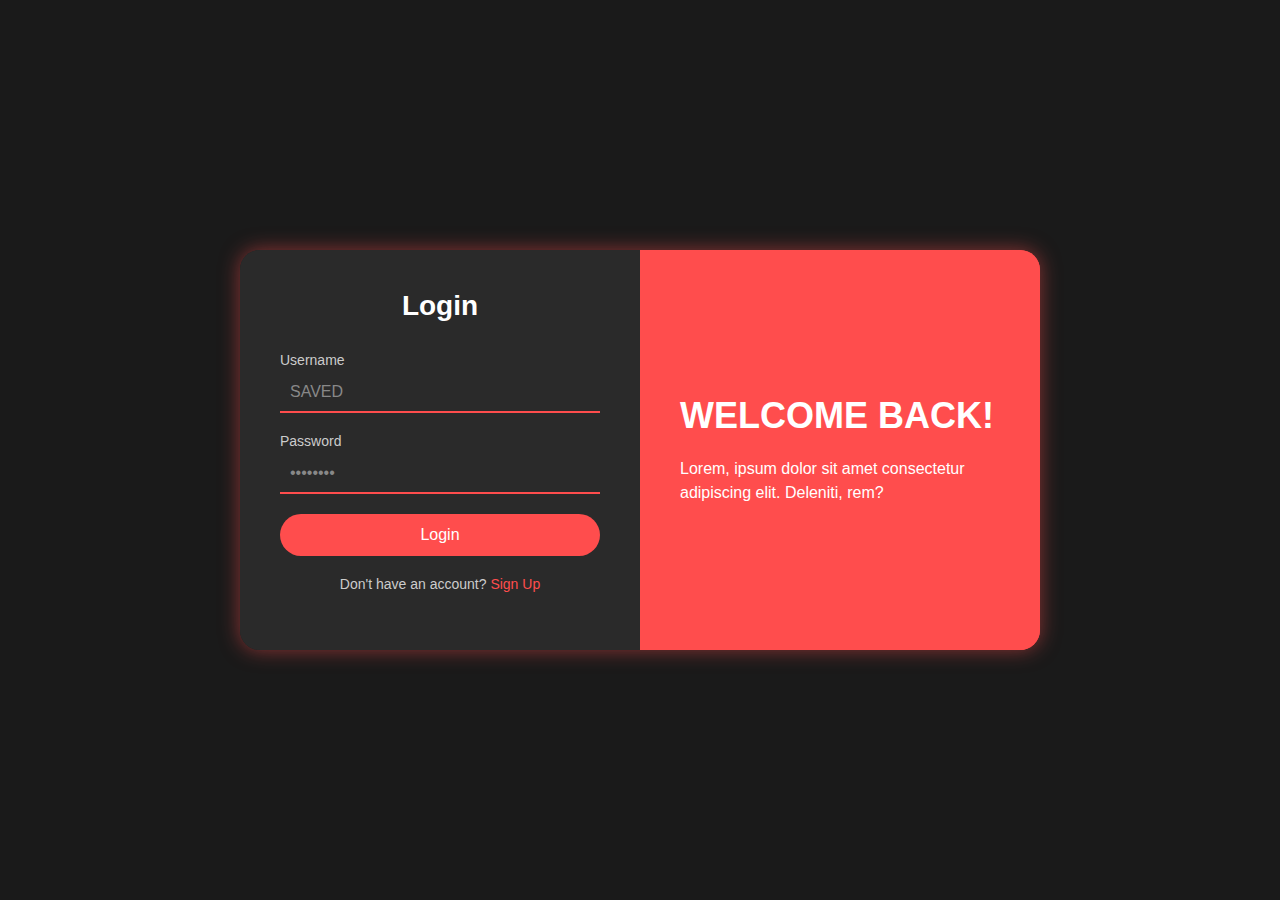
<file: login page/index.html>
<!DOCTYPE html>
<html lang="en">
  <head>
    <meta charset="UTF-8" />
    <meta name="viewport" content="width=device-width, initial-scale=1.0" />
    <title>Login Page</title>
    <link rel="stylesheet" href="styles.css" />
  </head>
  <body>
    <div class="container">
      <div class="login-section">
        <h2>Login</h2>
        <form>
          <div class="input-group">
            <label for="username">Username</label>
            <input type="text" id="username" placeholder="SAVED" required />
          </div>
          <div class="input-group">
            <label for="password">Password</label>
            <input
              type="password"
              id="password"
              placeholder="••••••••"
              required
            />
          </div>
          <button type="submit" class="login-btn">Login</button>
        </form>
        <p class="signup-link">
          Don't have an account? <a href="#">Sign Up</a>
        </p>
      </div>
      <div class="welcome-section">
        <h1>WELCOME BACK!</h1>
        <p>
          Lorem, ipsum dolor sit amet consectetur adipiscing elit. Deleniti,
          rem?
        </p>
      </div>
    </div>
  </body>
</html>
</file>
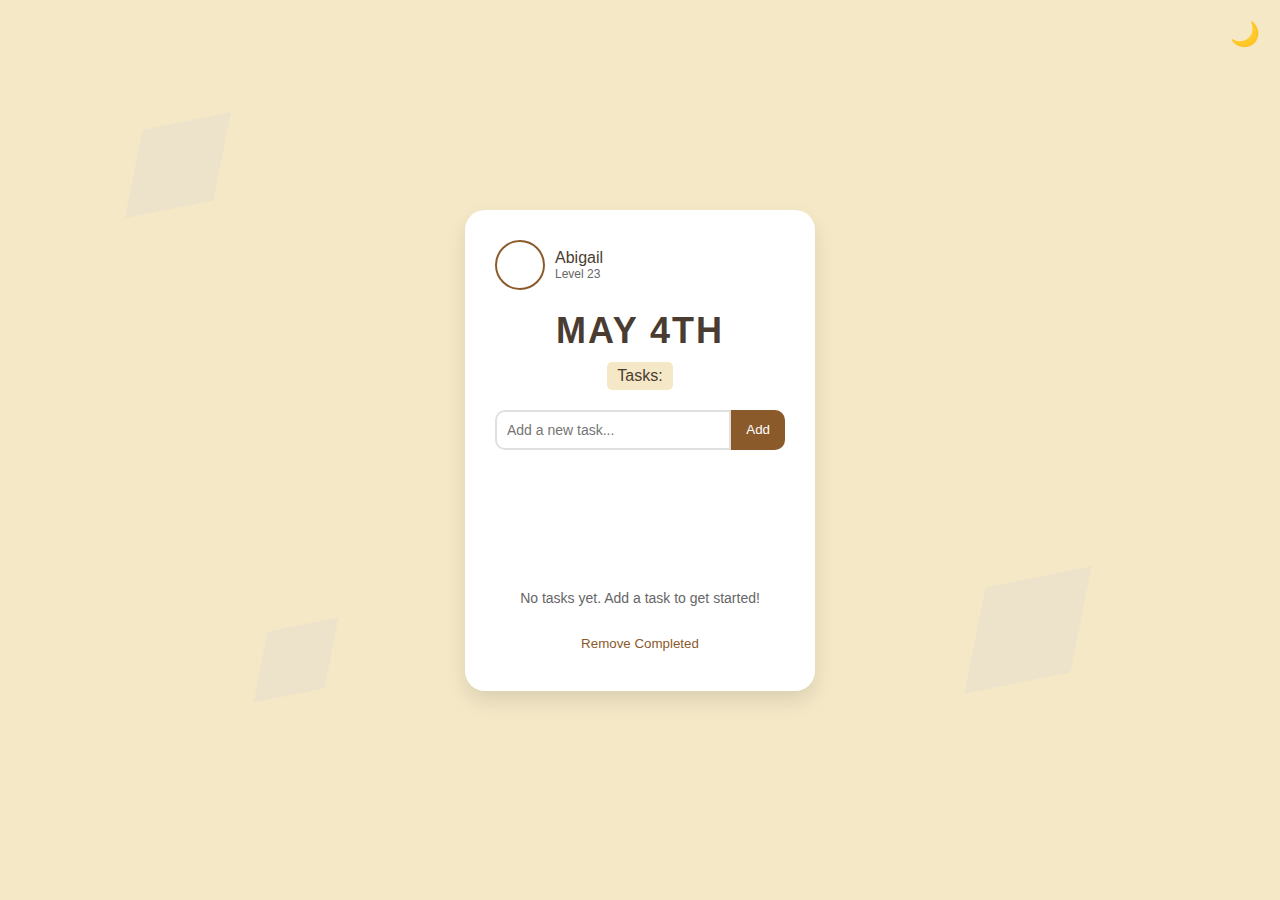
<file: to-do list/index.html>
<!DOCTYPE html>
<html lang="en">
<head>
    <meta charset="UTF-8">
    <meta name="viewport" content="width=device-width, initial-scale=1.0">
    <title>To-Do List UI with Character</title>
    <link rel="stylesheet" href="style.css">
    <script>
        document.addEventListener('DOMContentLoaded', () => {
            const taskList = document.querySelector('.task-list');
            const taskInput = document.querySelector('.task-input input');
            const addButton = document.querySelector('.task-input button');
            const removeButton = document.querySelector('.remove-btn');
            const modeToggle = document.querySelector('.mode-toggle');
            const placeholder = document.querySelector('.placeholder');

            function updatePlaceholder() {
                placeholder.style.display = taskList.children.length === 0 ? 'block' : 'none';
            }

            addButton.addEventListener('click', () => {
                if (taskInput.value.trim()) {
                    const li = document.createElement('li');
                    li.className = 'task-item';
                    li.innerHTML = `
                        <input type="checkbox">
                        <span>${taskInput.value}</span>
                        <div class="dots">⋮</div>
                    `;
                    taskList.appendChild(li);
                    taskInput.value = '';

                    li.querySelector('input[type="checkbox"]').addEventListener('change', (e) => {
                        li.classList.toggle('completed', e.target.checked);
                    });

                    updatePlaceholder();
                }
            });

            removeButton.addEventListener('click', () => {
                const completedTasks = taskList.querySelectorAll('.task-item.completed');
                completedTasks.forEach(task => task.remove());
                updatePlaceholder();
            });

            modeToggle.addEventListener('click', () => {
                document.body.classList.toggle('dark-mode');
            });

            updatePlaceholder();
        });
    </script>
</head>
<body>
    <div class="container">
        <div class="profile-header">
            <div class="profile-pic" style="background-image: url('https://via.placeholder.com/50?text=Character');"></div>
            <div class="profile-info">
                <h2>Abigail</h2>
                <p>Level 23</p>
            </div>
        </div>
        <div class="header">
            <div class="date">May 4th</div>
            <div class="tasks-label">Tasks:</div>
        </div>
        <div class="task-input">
            <input type="text" placeholder="Add a new task...">
            <button>Add</button>
        </div>
        <ul class="task-list"></ul>
        <div class="placeholder">No tasks yet. Add a task to get started!</div>
        <button class="remove-btn">Remove Completed</button>
    </div>
    <div class="leaf leaf1"></div>
    <div class="leaf leaf2"></div>
    <div class="leaf leaf3"></div>
    <button class="mode-toggle">🌙</button>
</body>
</html>
</file>
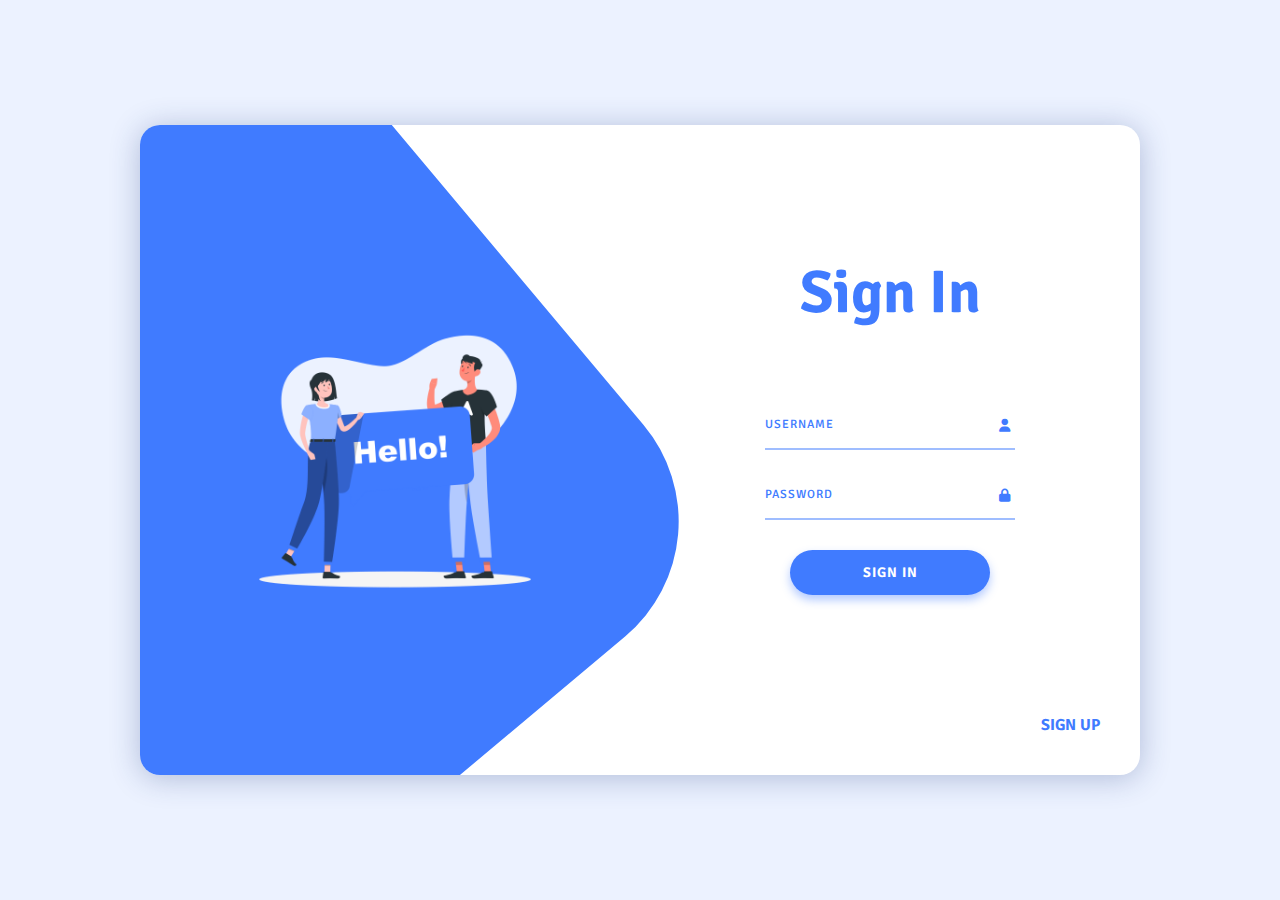
<file: 004 - Sign In - Sign Up Form with Illustrations/Final/index.html>
<!DOCTYPE html>
<html lang="en">
  <head>
    <meta charset="UTF-8" />
    <meta http-equiv="X-UA-Compatible" content="IE=edge" />
    <meta name="viewport" content="width=device-width, initial-scale=1.0" />
    <title>Sign Up - Sign In Forms</title>
    <link rel="stylesheet" href="style.css" />
    <link
      rel="stylesheet"
      href="https://cdnjs.cloudflare.com/ajax/libs/font-awesome/6.4.0/css/all.min.css"
    />
    <link rel="preconnect" href="https://fonts.googleapis.com" />
    <link rel="preconnect" href="https://fonts.gstatic.com" crossorigin />
    <link
      href="https://fonts.googleapis.com/css2?family=Signika+Negative:wght@300;400;500;600;700&display=swap"
      rel="stylesheet"
    />
  </head>
  <body>
    <div class="container">
      <div class="form-wrapper">
        <img src="images/img1.png" class="img-left" />
        <img src="images/img2.png" class="img-right" />
        <div class="form-wrapper-bg"></div>
        <div class="form-wrapper-left">
          <h1>Sign Up</h1>
          <form class="form-signup">
            <div class="input-group">
              <input type="text" placeholder="Username" />
              <i class="fa-solid fa-user"></i>
            </div>
            <div class="input-group">
              <input type="email" placeholder="Email" />
              <i class="fa-solid fa-envelope"></i>
            </div>
            <div class="input-group">
              <input type="password" placeholder="Password" />
              <i class="fa-solid fa-lock"></i>
            </div>
            <button class="form-btn" type="button">Sign Up</button>
          </form>
          <a href="#" class="signin-link">Sign In</a>
        </div>
        <div class="form-wrapper-right">
          <h1>Sign In</h1>
          <form class="form-signin">
            <div class="input-group">
              <input type="text" placeholder="Username" />
              <i class="fa-solid fa-user"></i>
            </div>
            <div class="input-group">
              <input type="password" placeholder="Password" />
              <i class="fa-solid fa-lock"></i>
            </div>
            <button class="form-btn" type="button">Sign In</button>
          </form>
          <a href="#" class="signup-link">Sign Up</a>
        </div>
      </div>
    </div>
    <script src="script.js"></script>
  </body>
</html>
</file>
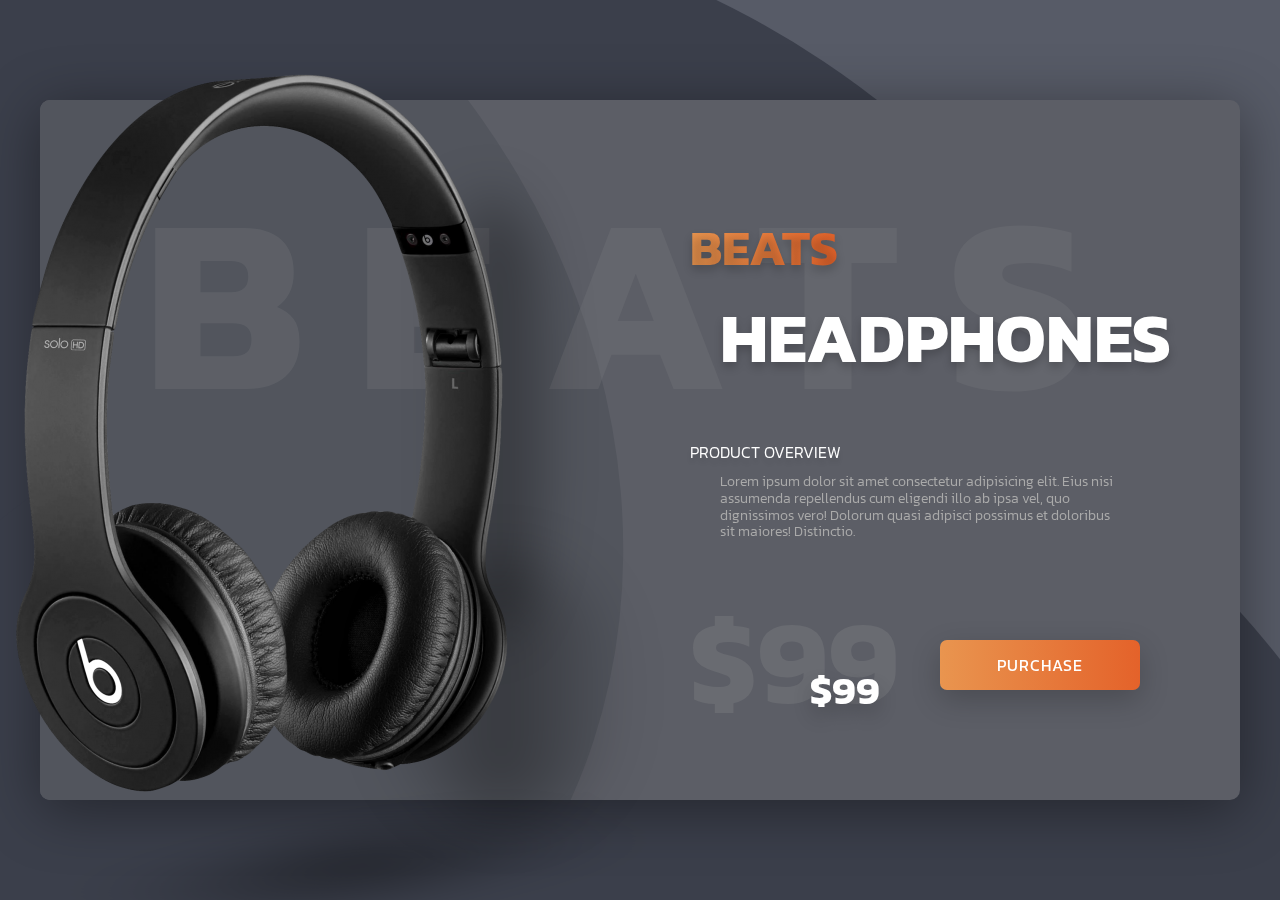
<file: Product Card Headphones/Final/index.html>
<!DOCTYPE html>
<html lang="en">
  <head>
    <meta charset="UTF-8" />
    <meta http-equiv="X-UA-Compatible" content="IE=edge" />
    <meta name="viewport" content="width=device-width, initial-scale=1.0" />
    <title>Product Card</title>
    <link rel="stylesheet" href="style.css" />
    <link rel="preconnect" href="https://fonts.googleapis.com" />
    <link rel="preconnect" href="https://fonts.gstatic.com" crossorigin />
    <link
      href="https://fonts.googleapis.com/css2?family=Kanit:ital,wght@0,300;0,400;0,500;0,600;0,700;1,500&display=swap"
      rel="stylesheet"
    />
  </head>
  <body>
    <div class="container">
      <div class="bg-1 bg"></div>
      <div class="bg-2 bg"></div>
      <div class="card">
        <div class="card-bg-wrapper">
          <div class="card-bg"></div>
        </div>
        <h1 class="card-heading">Beats</h1>
        <div class="card-img">
          <img src="images/headphones.png" />
          <div class="shadow-1"></div>
          <div class="shadow-2"></div>
          <div class="shadow-3"></div>
        </div>
        <div class="card-content">
          <h3 class="small-heading">Beats</h3>
          <h1 class="main-heading">Headphones</h1>
          <h5 class="sub-heading">Product Overview</h5>
          <p>
            Lorem ipsum dolor sit amet consectetur adipisicing elit. Eius nisi
            assumenda repellendus cum eligendi illo ab ipsa vel, quo dignissimos
            vero! Dolorum quasi adipisci possimus et doloribus sit maiores!
            Distinctio.
          </p>

          <div class="price">
            <h1 class="price-bg">$99</h1>
            <h3 class="price-main">$99</h3>
          </div>
          <button class="card-btn">Purchase</button>
        </div>
      </div>
    </div>
  </body>
</html>
</file>
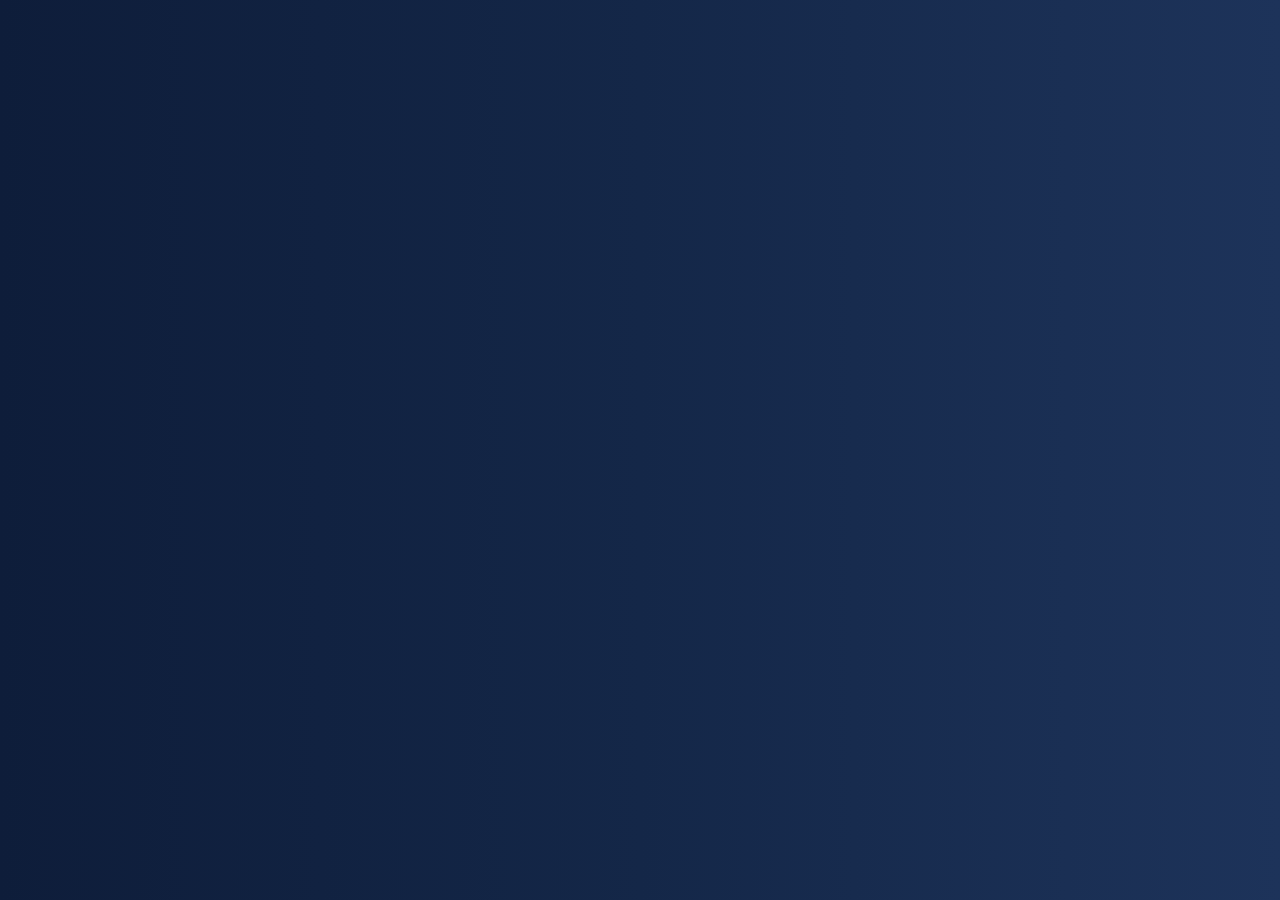
<file: Pricing+Cards/025 - Pricing Cards/Final/index.html>
<!DOCTYPE html>
<html lang="en">
  <head>
    <meta charset="UTF-8" />
    <meta http-equiv="X-UA-Compatible" content="IE=edge" />
    <meta name="viewport" content="width=device-width, initial-scale=1.0" />
    <title>Pricing Cards</title>
    <link rel="stylesheet" href="style.css" />
    <link
      rel="stylesheet"
      href="https://cdnjs.cloudflare.com/ajax/libs/font-awesome/6.2.1/css/all.min.css"
    />
    <link rel="preconnect" href="https://fonts.googleapis.com" />
    <link rel="preconnect" href="https://fonts.gstatic.com" crossorigin />
    <link
      href="https://fonts.googleapis.com/css2?family=Sofia+Sans:wght@300;400;700&display=swap"
      rel="stylesheet"
    />
  </head>
  <body>
    <div class="container">
      <div class="pricing-cards">
        <div class="pricing-card">
          <div class="card-type">Basic</div>
          <h1 class="card-price">14.99$</h1>
          <h3 class="month">/ Month</h3>
          <div class="list">
            <div class="list-item">
              <i class="fa-solid fa-check"></i>
              <span>Lorem ipsum dolor sit.</span>
            </div>
            <div class="list-item">
              <i class="fa-solid fa-check"></i>
              <span>Lorem ipsum dolor sit.</span>
            </div>
            <div class="list-item">
              <i class="fa-solid fa-check"></i>
              <span>Lorem ipsum dolor sit.</span>
            </div>
            <div class="list-item">
              <i class="fa-solid fa-xmark"></i>
              <span>Lorem ipsum dolor sit.</span>
            </div>
            <div class="list-item">
              <i class="fa-solid fa-xmark"></i>
              <span>Lorem ipsum dolor sit.</span>
            </div>
          </div>
          <button class="card-btn">Buy Now</button>
          <div class="card-bottom">Join Us!</div>
        </div>
        <div class="pricing-card">
          <div class="card-type">Standard</div>
          <h1 class="card-price">24.99$</h1>
          <h3 class="month">/ Month</h3>
          <div class="list">
            <div class="list-item">
              <i class="fa-solid fa-check"></i>
              <span>Lorem ipsum dolor sit.</span>
            </div>
            <div class="list-item">
              <i class="fa-solid fa-check"></i>
              <span>Lorem ipsum dolor sit.</span>
            </div>
            <div class="list-item">
              <i class="fa-solid fa-check"></i>
              <span>Lorem ipsum dolor sit.</span>
            </div>
            <div class="list-item">
              <i class="fa-solid fa-check"></i>
              <span>Lorem ipsum dolor sit.</span>
            </div>
            <div class="list-item">
              <i class="fa-solid fa-xmark"></i>
              <span>Lorem ipsum dolor sit.</span>
            </div>
          </div>
          <button class="card-btn">Buy Now</button>
          <div class="card-bottom">Join Us!</div>
        </div>
        <div class="pricing-card">
          <div class="card-type">Premium</div>
          <h1 class="card-price">49.99$</h1>
          <h3 class="month">/ Month</h3>
          <div class="list">
            <div class="list-item">
              <i class="fa-solid fa-check"></i>
              <span>Lorem ipsum dolor sit.</span>
            </div>
            <div class="list-item">
              <i class="fa-solid fa-check"></i>
              <span>Lorem ipsum dolor sit.</span>
            </div>
            <div class="list-item">
              <i class="fa-solid fa-check"></i>
              <span>Lorem ipsum dolor sit.</span>
            </div>
            <div class="list-item">
              <i class="fa-solid fa-check"></i>
              <span>Lorem ipsum dolor sit.</span>
            </div>
            <div class="list-item">
              <i class="fa-solid fa-check"></i>
              <span>Lorem ipsum dolor sit.</span>
            </div>
          </div>
          <button class="card-btn">Buy Now</button>
          <div class="card-bottom">Join Us!</div>
        </div>
      </div>
    </div>
  </body>
</html>
</file>
<file: login page/styles.css>
* {
  margin: 0;
  padding: 0;
  box-sizing: border-box;
  font-family: "Arial", sans-serif;
}

body {
  display: flex;
  justify-content: center;
  align-items: center;
  min-height: 100vh;
  background: #1a1a1a;
}

.container {
  display: flex;
  width: 800px;
  height: 400px;
  background: linear-gradient(135deg, #2a2a2a 50%, #ff4d4d 50%);
  border-radius: 20px;
  box-shadow: 0 0 20px rgba(255, 77, 77, 0.5);
  overflow: hidden;
  transition: box-shadow 0.3s ease; /* Added for container hover */
}

.container:hover {
  box-shadow: 0 0 30px rgba(255, 77, 77, 0.8); /* Glow effect on hover */
}

.login-section {
  width: 50%;
  padding: 40px;
  background: #2a2a2a;
  color: #fff;
}

.login-section h2 {
  font-size: 28px;
  margin-bottom: 30px;
  text-align: center;
  transition: color 0.3s ease; /* Added for hover */
}

.login-section h2:hover {
  color: #ff4d4d; /* Change color on hover */
}

.input-group {
  margin-bottom: 20px;
  position: relative;
}

.input-group label {
  display: block;
  font-size: 14px;
  margin-bottom: 5px;
  color: #ccc;
  transition: color 0.3s ease; /* Added for hover */
}

.input-group label:hover {
  color: #ff4d4d; /* Label color change on hover */
}

.input-group input {
  width: 100%;
  padding: 10px;
  background: transparent;
  border: none;
  border-bottom: 2px solid #ff4d4d;
  color: #fff;
  font-size: 16px;
  outline: none;
  transition: border-bottom 0.3s ease, box-shadow 0.3s ease; /* Added for hover */
}

.input-group input:hover {
  border-bottom: 2px solid #fff; /* White border on hover */
  box-shadow: 0 2px 10px rgba(255, 77, 77, 0.3); /* Subtle glow on hover */
}

.input-group input::placeholder {
  color: #888;
}

.login-btn {
  width: 100%;
  padding: 12px;
  background: #ff4d4d;
  border: none;
  border-radius: 25px;
  color: #fff;
  font-size: 16px;
  cursor: pointer;
  transition: background 0.3s ease, transform 0.3s ease, box-shadow 0.3s ease; /* Enhanced hover */
}

.login-btn:hover {
  background: #e04343;
  transform: scale(1.05); /* Slight scale-up on hover */
  box-shadow: 0 0 15px rgba(255, 77, 77, 0.5); /* Glow effect on hover */
}

.signup-link {
  text-align: center;
  margin-top: 20px;
  font-size: 14px;
  color: #ccc;
}

.signup-link a {
  color: #ff4d4d;
  text-decoration: none;
  transition: color 0.3s ease, text-decoration 0.3s ease; /* Added for hover */
}

.signup-link a:hover {
  color: #fff; /* White color on hover */
  text-decoration: underline;
}

.welcome-section {
  width: 50%;
  padding: 40px;
  background: #ff4d4d;
  color: #fff;
  display: flex;
  flex-direction: column;
  justify-content: center;
  transition: background 0.3s ease; /* Added for hover */
}

.welcome-section:hover {
  background: #e04343; /* Slightly darker red on hover */
}

.welcome-section h1 {
  font-size: 36px;
  margin-bottom: 20px;
  transition: transform 0.3s ease, color 0.3s ease; /* Added for hover */
}

.welcome-section h1:hover {
  transform: translateY(-5px); /* Slight upward movement on hover */
  color: #f0f0f0; /* Slightly lighter color on hover */
}

.welcome-section p {
  font-size: 16px;
  line-height: 1.5;
  transition: color 0.3s ease; /* Added for hover */
}

.welcome-section p:hover {
  color: #f0f0f0; /* Slightly lighter color on hover */
}
</file>
<file: to-do list/style.css>
* {
            margin: 0;
            padding: 0;
            box-sizing: border-box;
            font-family: 'Arial', sans-serif;
        }

        body {
            background: #F5E8C7;
            display: flex;
            justify-content: center;
            align-items: center;
            min-height: 100vh;
            padding: 20px;
            position: relative;
            overflow: hidden;
            transition: background 0.5s ease;
        }

        body.dark-mode {
            background: #2D2D2D;
        }

        /* Leaf Background Elements */
        .leaf {
            position: absolute;
            background: #A3BFFA;
            opacity: 0.1;
            transform: rotate(45deg);
            transition: opacity 0.5s ease;
        }

        body.dark-mode .leaf {
            opacity: 0.05;
        }

        .leaf1 {
            width: 100px;
            height: 150px;
            top: 10%;
            left: 10%;
            clip-path: polygon(50% 0%, 100% 50%, 50% 100%, 0% 50%);
        }

        .leaf2 {
            width: 120px;
            height: 180px;
            top: 60%;
            right: 15%;
            clip-path: polygon(50% 0%, 100% 50%, 50% 100%, 0% 50%);
        }

        .leaf3 {
            width: 80px;
            height: 120px;
            bottom: 20%;
            left: 20%;
            clip-path: polygon(50% 0%, 100% 50%, 50% 100%, 0% 50%);
        }

        .container {
            background: #FFF;
            border-radius: 20px;
            width: 350px;
            padding: 30px;
            box-shadow: 0 10px 20px rgba(0, 0, 0, 0.1);
            position: relative;
            z-index: 1;
            transition: background 0.5s ease, box-shadow 0.5s ease;
        }

        body.dark-mode .container {
            background: #3A3A3A;
            box-shadow: 0 10px 20px rgba(0, 0, 0, 0.3);
        }

        .profile-header {
            display: flex;
            align-items: center;
            margin-bottom: 20px;
        }

        .profile-pic {
            width: 50px;
            height: 50px;
            background: url('https://via.placeholder.com/50?text=Character'); /* Replace with actual image URL */
            background-size: cover;
            border-radius: 50%;
            margin-right: 10px;
            border: 2px solid #8B5A2B;
            transition: border 0.5s ease;
        }

        body.dark-mode .profile-pic {
            border-color: #D2B48C;
        }

        .profile-info h2 {
            font-size: 16px;
            color: #4A3C31;
            font-weight: 500;
            transition: color 0.5s ease;
        }

        body.dark-mode .profile-info h2 {
            color: #D2B48C;
        }

        .profile-info p {
            font-size: 12px;
            color: #666;
            transition: color 0.5s ease;
        }

        body.dark-mode .profile-info p {
            color: #B0B0B0;
        }

        .header {
            text-align: center;
            margin-bottom: 20px;
        }

        .date {
            font-size: 36px;
            font-weight: bold;
            color: #4A3C31;
            letter-spacing: 2px;
            text-transform: uppercase;
            transition: color 0.5s ease;
        }

        body.dark-mode .date {
            color: #D2B48C;
        }

        .tasks-label {
            font-size: 16px;
            color: #4A3C31;
            background: #F5E8C7;
            display: inline-block;
            padding: 5px 10px;
            border-radius: 5px;
            margin-top: 10px;
            transition: color 0.5s ease, background 0.5s ease;
        }

        body.dark-mode .tasks-label {
            color: #D2B48C;
            background: #4A3C31;
        }

        .task-input {
            display: flex;
            margin-bottom: 20px;
        }

        .task-input input {
            flex: 1;
            padding: 10px;
            border: 2px solid #E0E0E0;
            border-radius: 10px 0 0 10px;
            font-size: 14px;
            outline: none;
            transition: border-color 0.3s ease, background 0.5s ease, color 0.5s ease;
        }

        body.dark-mode .task-input input {
            background: #2D2D2D;
            color: #FFF;
            border-color: #4A4A4A;
        }

        .task-input input:focus {
            border-color: #8B5A2B;
        }

        body.dark-mode .task-input input:focus {
            border-color: #D2B48C;
        }

        .task-input button {
            padding: 10px 15px;
            background: #8B5A2B;
            color: #FFF;
            border: none;
            border-radius: 0 10px 10px 0;
            cursor: pointer;
            transition: background 0.3s ease;
        }

        body.dark-mode .task-input button {
            background: #D2B48C;
        }

        .task-input button:hover {
            background: #6B4E31;
        }

        body.dark-mode .task-input button:hover {
            background: #B8860B;
        }

        .task-list {
            list-style: none;
            min-height: 100px;
        }

        .task-item {
            background: #8B5A2B;
            color: #FFF;
            padding: 15px;
            border-radius: 10px;
            margin-bottom: 15px;
            display: flex;
            align-items: center;
            justify-content: space-between;
            transition: transform 0.3s ease, background 0.3s ease;
        }

        body.dark-mode .task-item {
            background: #6B4E31;
        }

        .task-item.completed {
            transform: rotate(5deg);
            background: #6B4E31;
            opacity: 0.8;
        }

        body.dark-mode .task-item.completed {
            background: #4A3C31;
        }

        .task-item input[type="checkbox"] {
            width: 20px;
            height: 20px;
            margin-right: 10px;
            accent-color: #FFF;
            cursor: pointer;
        }

        .task-item span {
            flex: 1;
            font-size: 16px;
        }

        .task-item .dots {
            font-size: 20px;
            cursor: pointer;
        }

        .task-item:hover {
            transform: scale(1.02);
        }

        .placeholder {
            text-align: center;
            color: #666;
            font-size: 14px;
            padding: 20px 0;
            transition: color 0.5s ease;
        }

        body.dark-mode .placeholder {
            color: #B0B0B0;
        }

        .remove-btn {
            background: #FFF;
            color: #8B5A2B;
            border: none;
            padding: 10px 20px;
            border-radius: 10px;
            cursor: pointer;
            display: block;
            margin: 0 auto;
            transition: background 0.3s ease, color 0.3s ease;
        }

        body.dark-mode .remove-btn {
            background: #3A3A3A;
            color: #D2B48C;
        }

        .remove-btn:hover {
            background: #8B5A2B;
            color: #FFF;
        }

        body.dark-mode .remove-btn:hover {
            background: #D2B48C;
            color: #2D2D2D;
        }

        .mode-toggle {
            position: absolute;
            top: 20px;
            right: 20px;
            background: none;
            border: none;
            font-size: 24px;
            color: #4A3C31;
            cursor: pointer;
            transition: color 0.5s ease;
        }

        body.dark-mode .mode-toggle {
            color: #D2B48C;
        }
</file>
<file: 004 - Sign In - Sign Up Form with Illustrations/Final/style.css>
* {
  margin: 0;
  padding: 0;
  box-sizing: border-box;
  outline: none;
  text-decoration: none;
  font-family: "Signika Negative";
}

html {
  font-size: 62.5%;
}

.container {
  width: 100%;
  height: 100vh;
  background-color: #ecf2ff;
  position: relative;
}

.form-wrapper {
  position: absolute;
  top: 50%;
  left: 50%;
  transform: translate(-50%, -50%);
  width: 100rem;
  height: 65rem;
  background-color: #fff;
  display: flex;
  border-radius: 2rem;
  box-shadow: 0 0.3rem 3rem rgba(32, 61, 127, 0.3);
  overflow: hidden;
}

.form-wrapper-bg {
  position: absolute;
  width: 100rem;
  height: 100rem;
  background-color: #407bff;
  border-radius: 15rem;
  left: -40%;
  top: -90%;
  transform-origin: right bottom;
  transform: rotateZ(-40deg);
  transition: transform 1.5s;
}

.navigate .form-wrapper-bg {
  transform: rotateZ(130deg) translateX(15rem) translateY(15rem);
}

.form-wrapper img {
  width: 35rem;
  position: absolute;
  z-index: 100;
}

.img-left {
  top: 25%;
  left: 8%;
  transition: all 0.5s 1s;
}

.navigate .img-left {
  opacity: 0;
  visibility: hidden;
  transform: translateY(-5rem);
  transition: all 0.5s;
}

.img-right {
  top: 17%;
  right: 7%;
  opacity: 0;
  visibility: hidden;
  transform: translateY(-5rem);
  transition: all 0.5s;
}

.navigate .img-right {
  opacity: 1;
  visibility: visible;
  transform: translateY(5rem);
  transition: all 0.5s 1s;
}

.form-wrapper-left,
.form-wrapper-right {
  width: 50%;
  height: 100%;
  display: flex;
  flex-direction: column;
  justify-content: center;
  align-items: center;
  text-align: center;
}

.form-wrapper-left {
  opacity: 0;
  visibility: hidden;
  transition: all 0.5s;
}

.navigate .form-wrapper-left {
  opacity: 1;
  visibility: visible;
  transition: all 0.5s 1s;
}

.form-wrapper-right {
  transition: all 0.5s 1s;
}

.navigate .form-wrapper-right {
  opacity: 0;
  visibility: hidden;
  transition: all 0.5s;
}

.form-wrapper h1 {
  font-size: 6rem;
  color: #407bff;
  margin: -5rem 0 6rem 0;
}

.input-group {
  position: relative;
}

.input-group input {
  width: 25rem;
  height: 5rem;
  margin: 1rem 0;
  border: none;
  border-bottom: 0.2rem solid rgba(64, 123, 255, 0.5);
  color: #407bff;
  font-size: 1.4rem;
  padding-right: 2rem;
  background-color: transparent;
}

.input-group input::placeholder {
  color: #407bff;
  letter-spacing: 0.1rem;
  font-size: 1.2rem;
  font-weight: 500;
  text-transform: uppercase;
}

.input-group input:focus {
  border-color: #407bff;
}

.input-group i {
  position: absolute;
  top: 50%;
  right: 0.5rem;
  transform: translateY(-50%);
  font-size: 1.3rem;
  color: #407bff;
}

.form-btn {
  width: 20rem;
  height: 4.5rem;
  margin-top: 2rem;
  border: none;
  border-radius: 5rem;
  background-color: #407bff;
  color: #fff;
  text-transform: uppercase;
  font-size: 1.4rem;
  font-weight: bold;
  letter-spacing: 0.1rem;
  box-shadow: 0 0.5rem 1rem rgba(64, 123, 255, 0.4);
  cursor: pointer;
}

.form-btn:active {
  transform: translateY(0.2rem);
}

.form-wrapper a {
  position: absolute;
  bottom: 4rem;
  font-size: 1.6rem;
  text-transform: uppercase;
  font-weight: bold;
  color: #407bff;
}

.signup-link {
  right: 4rem;
}

.signin-link {
  left: 4rem;
}
</file>
<file: Product Card Headphones/Final/style.css>
* {
  margin: 0;
  padding: 0;
  box-sizing: border-box;
  font-family: "Kanit", sans-serif;
}

html {
  font-size: 62.5%;
}

.container {
  width: 100%;
  height: 100vh;
  background-color: #575b67;
  position: relative;
  overflow: hidden;
}

.bg {
  width: 180rem;
  height: 180rem;
  border-radius: 50%;
  background-color: #3b3f4b;
  position: absolute;
}

.bg-1 {
  left: -45%;
  top: -10%;
}

.bg-2 {
  right: -15%;
  top: 35%;
}

.card {
  width: 120rem;
  height: 70rem;
  background-color: #5c5e66;
  position: absolute;
  top: 50%;
  left: 50%;
  transform: translate(-50%, -50%);
  border-radius: 1rem;
  box-shadow: 0 1rem 6rem rgba(0, 0, 0, 0.4);
}

.card-bg-wrapper {
  width: 100%;
  height: 100%;
  position: relative;
  overflow: hidden;
  border-radius: 1rem 0 0 1rem;
}

.card-bg {
  width: 100%;
  height: 200%;
  background-color: #52555d;
  position: absolute;
  left: -55%;
  top: -50%;
  border-radius: 0 50% 50% 0;
  transform: rotateZ(-40deg);
}

.card-heading {
  position: absolute;
  top: 2%;
  left: 50%;
  transform: translateX(-50%);
  font-size: 25rem;
  letter-spacing: 5rem;
  text-transform: uppercase;
  color: #77797d;
  opacity: 0.3;
}

.card img {
  position: absolute;
  top: -5%;
  left: -2%;
}

.shadow-1 {
  width: 20rem;
  height: 60%;
  position: absolute;
  top: 15%;
  left: 30%;
  background: linear-gradient(
    to right,
    transparent,
    rgba(0, 0, 0, 0.7),
    transparent
  );
  border-radius: 0 50% 50% 0;
  filter: blur(3rem);
  opacity: 0.5;
  transform: rotateY(45deg);
}

.shadow-2 {
  width: 25rem;
  height: 25rem;
  position: absolute;
  bottom: -2%;
  left: 28%;
  background: linear-gradient(
    to right,
    transparent,
    rgba(0, 0, 0, 0.7),
    transparent
  );
  border-radius: 50%;
  filter: blur(3rem);
  opacity: 0.5;
}

.shadow-3 {
  width: 55rem;
  height: 15rem;
  background-color: #000;
  background: linear-gradient(
    to right,
    transparent,
    rgba(0, 0, 0, 0.4),
    transparent
  );
  transform: rotateX(70deg) rotateZ(-30deg) translateX(5rem);
  filter: blur(5rem);
}

.card-content {
  position: absolute;
  top: 0;
  right: 0;
  width: 50%;
  height: 100%;
  padding: 5rem;
}

.small-heading {
  margin-top: 6rem;
  font-size: 5rem;
  text-transform: uppercase;
  background: linear-gradient(to right, #e9954f, #e4622a 30%);
  -webkit-background-clip: text;
  -webkit-text-fill-color: transparent;
  text-shadow: 0 0.5rem 1rem rgba(0, 0, 0, 0.2);
}

.main-heading {
  font-size: 7rem;
  text-transform: uppercase;
  color: #fff;
  text-shadow: 0 0.5rem 1rem rgba(0, 0, 0, 0.2);
  margin: 0 0 5rem 3rem;
}

.sub-heading {
  font-size: 1.6rem;
  font-weight: 300;
  text-transform: uppercase;
  color: #fff;
  text-shadow: 0 0.5rem 0.5rem rgba(0, 0, 0, 0.1);
}

.card-content p {
  font-size: 1.4rem;
  color: #aaa;
  line-height: 1.2;
  font-weight: 300;
  width: 40rem;
  margin: 1rem 0 5rem 3rem;
}

.price-bg {
  position: absolute;
  bottom: 5rem;
  font-size: 12rem;
  color: #77797d;
  opacity: 0.5;
}

.price-main {
  position: absolute;
  bottom: 8rem;
  left: 17rem;
  font-size: 4rem;
  color: #fff;
  text-shadow: 0 1rem 2rem rgba(0, 0, 0, 0.2);
}

.card-btn {
  position: absolute;
  bottom: 11rem;
  right: 10rem;
  width: 20rem;
  height: 5rem;
  border-radius: 0.7rem;
  border: none;
  background: linear-gradient(to right, #e9954f, #e4622a);
  font-size: 1.6rem;
  text-transform: uppercase;
  color: #fff;
  letter-spacing: 0.1rem;
  box-shadow: 0 1rem 3rem rgba(0, 0, 0, 0.2);
  cursor: pointer;
}

.card-btn:active {
  transform: translateY(-0.2rem);
}
</file>
<file: Pricing+Cards/025 - Pricing Cards/Final/style.css>
* {
  margin: 0;
  padding: 0;
  box-sizing: border-box;
  font-family: "Sofia Sans", sans-serif;
}

html {
  font-size: 62.5%;
}

.container {
  width: 100%;
  height: 100vh;
  background: linear-gradient(to left, #1d335a, #142748, #0e1d3a);
  display: flex;
  justify-content: center;
  align-items: center;
}

.pricing-cards {
  width: 80%;
  display: flex;
  justify-content: space-evenly;
}

.pricing-card {
  width: 30rem;
  height: 50rem;
  background: linear-gradient(to right, #1b2f54, #0f1f39);
  border-radius: 1.5rem 8rem 1.5rem 1.5rem;
  box-shadow: 0 1rem 6rem rgba(0, 0, 0, 0.4);
  display: flex;
  flex-direction: column;
  align-items: center;
  justify-content: space-evenly;
  cursor: pointer;
  position: relative;
}

.pricing-card:nth-child(1) {
  transform: translateX(-15rem);
  opacity: 0;
  visibility: hidden;
  animation: cardAnim1 1s 1s linear forwards;
}

@keyframes cardAnim1 {
  0% {
    transform: translateX(-15rem);
    opacity: 0;
    visibility: hidden;
  }

  100% {
    transform: translateX(0);
    opacity: 1;
    visibility: visible;
  }
}

.pricing-card:nth-child(2) {
  transform: translateY(15rem);
  opacity: 0;
  visibility: hidden;
  animation: cardAnim2 1s 1s linear forwards;
}

@keyframes cardAnim2 {
  0% {
    transform: translateY(15rem);
    opacity: 0;
    visibility: hidden;
  }

  100% {
    transform: translateX(0);
    opacity: 1;
    visibility: visible;
  }
}

.pricing-card:nth-child(3) {
  transform: translateX(15rem);
  opacity: 0;
  visibility: hidden;
  animation: cardAnim3 1s 1s linear forwards;
}

@keyframes cardAnim3 {
  0% {
    transform: translateX(15rem);
    opacity: 0;
    visibility: hidden;
  }

  100% {
    transform: translateX(0);
    opacity: 1;
    visibility: visible;
  }
}

.card-type {
  width: 22rem;
  height: 4rem;
  transform: rotateZ(-90deg);
  position: absolute;
  top: 12rem;
  left: -13rem;
  border-radius: 2.5rem 2.5rem 0 0;
  font-size: 2.2rem;
  font-weight: bold;
  letter-spacing: 0.1rem;
  text-transform: uppercase;
  color: #fff;
  display: flex;
  justify-content: center;
  align-items: center;
  box-shadow: 0 1rem 6rem rgba(0, 0, 0, 0.3);
}

.card-bottom {
  width: 22rem;
  height: 4rem;
  position: absolute;
  bottom: -4rem;
  border-radius: 0 0 2.5rem 2.5rem;
  font-size: 2.2rem;
  font-weight: bold;
  letter-spacing: 0.1rem;
  text-transform: uppercase;
  color: #fff;
  display: flex;
  justify-content: center;
  align-items: center;
  box-shadow: 0 1rem 6rem rgba(0, 0, 0, 0.3);
}

.pricing-card:nth-child(1) .card-type,
.pricing-card:nth-child(1) .card-bottom {
  background: linear-gradient(to right, #fd60dc, #ffa370);
}

.pricing-card:nth-child(2) .card-type,
.pricing-card:nth-child(2) .card-bottom {
  background: linear-gradient(to right, #df3bfa, #6615fd);
}

.pricing-card:nth-child(3) .card-type,
.pricing-card:nth-child(3) .card-bottom {
  background: linear-gradient(to right, #00d9fc, #174bff);
}

.card-price {
  font-size: 7rem;
  font-weight: 300;
}

.month {
  font-size: 3rem;
  font-weight: 300;
  margin-top: -4rem;
}

.list-item {
  width: 30rem;
  height: 4rem;
  display: flex;
  justify-content: center;
  align-items: center;
}

.list-item:nth-child(odd) {
  background-color: rgba(9, 12, 33, 0.5);
}

.list-item i {
  width: 2rem;
  text-align: center;
  font-size: 1.8rem;
  margin-right: 1rem;
}

.list-item span {
  font-size: 1.4rem;
  text-transform: uppercase;
}

.pricing-card:nth-child(1) .card-price,
.pricing-card:nth-child(1) .month,
.pricing-card:nth-child(1) .list i,
.pricing-card:nth-child(1) .list span {
  background: linear-gradient(to right, #fd60dc, #ffa370);
  -webkit-background-clip: text;
  -webkit-text-fill-color: transparent;
}

.pricing-card:nth-child(2) .card-price,
.pricing-card:nth-child(2) .month,
.pricing-card:nth-child(2) .list i,
.pricing-card:nth-child(2) .list span {
  background: linear-gradient(to right, #df3bfa, #6615fd);
  -webkit-background-clip: text;
  -webkit-text-fill-color: transparent;
}

.pricing-card:nth-child(3) .card-price,
.pricing-card:nth-child(3) .month,
.pricing-card:nth-child(3) .list i,
.pricing-card:nth-child(3) .list span {
  background: linear-gradient(to right, #00d9fc, #174bff);
  -webkit-background-clip: text;
  -webkit-text-fill-color: transparent;
}

.card-btn {
  width: 12rem;
  height: 3rem;
  text-transform: uppercase;
  border-radius: 3rem;
  border: none;
  color: #fff;
  cursor: pointer;
  letter-spacing: 0.1rem;
}

.pricing-card:nth-child(1) .card-btn {
  background: linear-gradient(to right, #fd60dc, #ffa370);
}

.pricing-card:nth-child(2) .card-btn {
  background: linear-gradient(to right, #df3bfa, #6615fd);
}

.pricing-card:nth-child(3) .card-btn {
  background: linear-gradient(to right, #00d9fc, #174bff);
}
</file>
